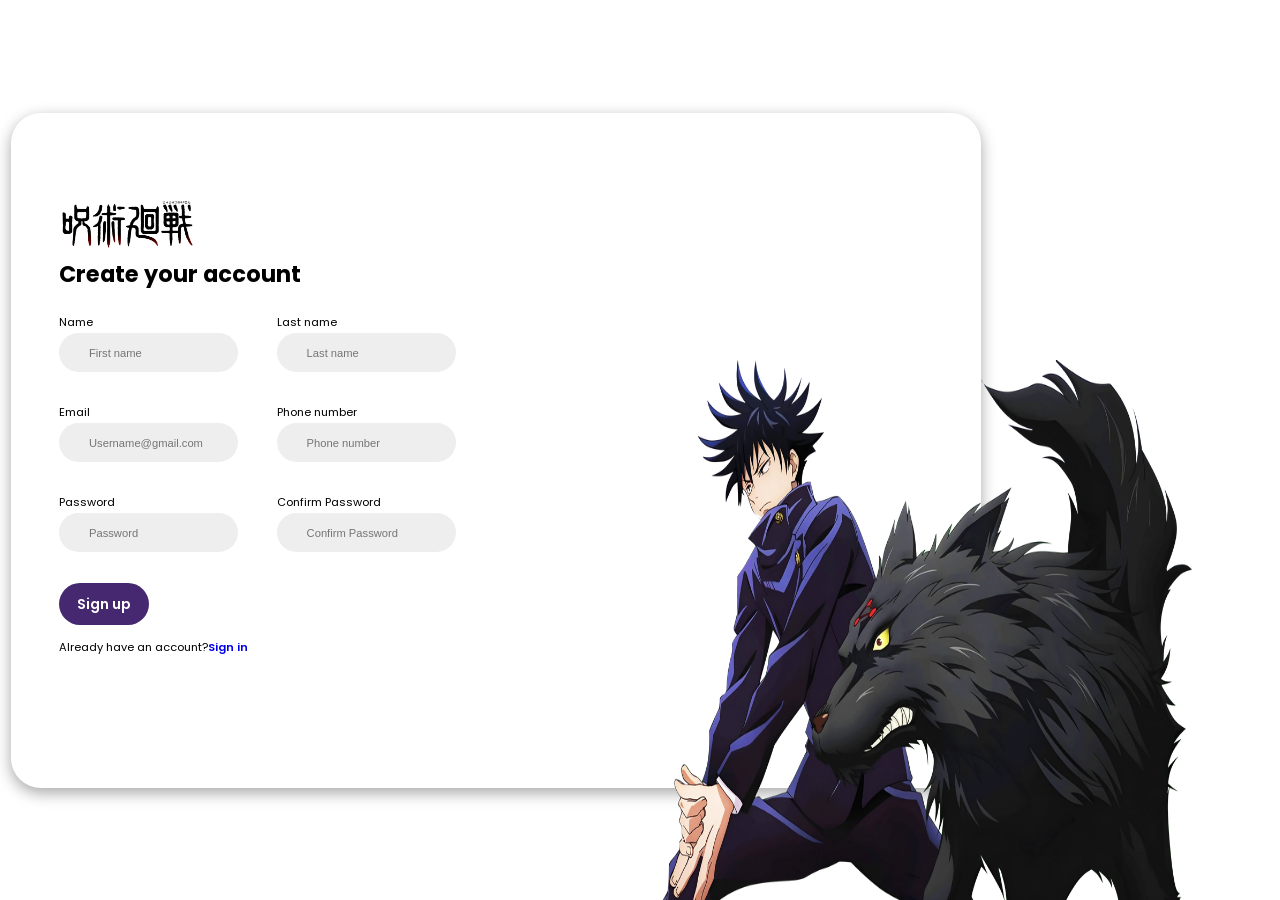
<file: register.html>
<!DOCTYPE html>
<html lang="en">
  <head>
    <meta charset="UTF-8">
    <meta name="viewport" content="width=device-width, initial-scale=1.0">
    <title>Registro</title>
    <link rel="stylesheet" href="register.css">
    <link rel="preconnect" href="https://fonts.googleapis.com">
    <link rel="preconnect" href="https://fonts.gstatic.com" crossorigin>
    <link href="https://fonts.googleapis.com/css2?family=Barlow+Condensed:ital,wght@0,100;0,200;0,300;0,400;0,500;0,600;0,700;0,800;0,900;1,100;1,200;1,300;1,400;1,500;1,600;1,700;1,800;1,900&family=Concert+One&family=Libre+Franklin:ital,wght@0,100..900;1,100..900&family=Montserrat:ital,wght@0,100..900;1,100..900&family=Pacifico&family=Poppins:ital,wght@0,100;0,200;0,300;0,400;0,500;0,600;0,700;0,800;0,900;1,100;1,200;1,300;1,400;1,500;1,600;1,700;1,800;1,900&family=Roboto:ital,wght@0,100;0,300;0,400;0,500;0,700;0,900;1,100;1,300;1,400;1,500;1,700;1,900&display=swap"
    rel="stylesheet">
  </head>
  <body>
    <section class="container">
      <section class="container__content">
        <div class="container__content__img">
          <a href="../index.html"><img id="container__content__img--logo" src="../web page jjk assets/logo and icons/logo jjk.png"  alt="logo"> </a>
        </div>
        <div class="container__content__title">
          <h1 id="tittle--createaccount">Create your account</h1>
        </div>
        <form id="registro">
          <div class="container__content__form">
            <div class="container__content__form__fullname">
              <div class="container__content__form--fullname--firstname">
                <label class="etiqueta">Name</label>
                <input class="input1" type="text" id="nombre" placeholder="First name" required>
              </div>
              <div class="container_content__form--fullname--lastname">
                <label class="etiqueta">Last name</label>
                <input class="input1" type="text" id="apellido" placeholder="Last name" required>
              </div>
            </div>
            <div class="container__content__form__contact">
              <div class="container__content__form--contact--email">
                <label class="etiqueta">Email</label>
                <input class="input1" type="email" id="correo" placeholder="Username@gmail.com" required>
              </div>
              <div class="container__content__form--contact--phonenumber">
                <label class="etiqueta">Phone number</label>
                <input class="input1" type="tel" id="telefono" placeholder="Phone number">
              </div>
            </div>
            <div class="container__content__form--passwords">
              <div class="container__content__form--passwords--password">
                <label class="etiqueta">Password</label>
                <input class="input1" type="password" id="contrasena" placeholder="Password" required>
              </div>
              <div class="container__content__form--passwords--repeatpassword">
                <label class="etiqueta">Confirm Password</label>
                <input class="input1" type="password" id="confirmarContrasena" placeholder="Confirm Password" required>
              </div>
            </div>
          </div>
          <div class="container__content__submit">
            <div class="container__content__submit--button">
              <input class="content__submit--button--signup" type="submit" value="Sign up">
            </div>
            <div class="container__content__submit--Sign">
              <span class="etiqueta">
                Already have an account?
                <a class="content__submit--Sign--href" href="./login.html">Sign in</a>
              </span>
            </div>
          </div>
        </form>
      </section>
    </section>
    <section class="container__ilustration">
      <img class="container__ilustration--img" src="../web page jjk assets/logo and icons/MegumiBig.png" alt="ilustration">
    </section>
    <script type="module" src="register.js"></script>
  </body>
</html>
</file>
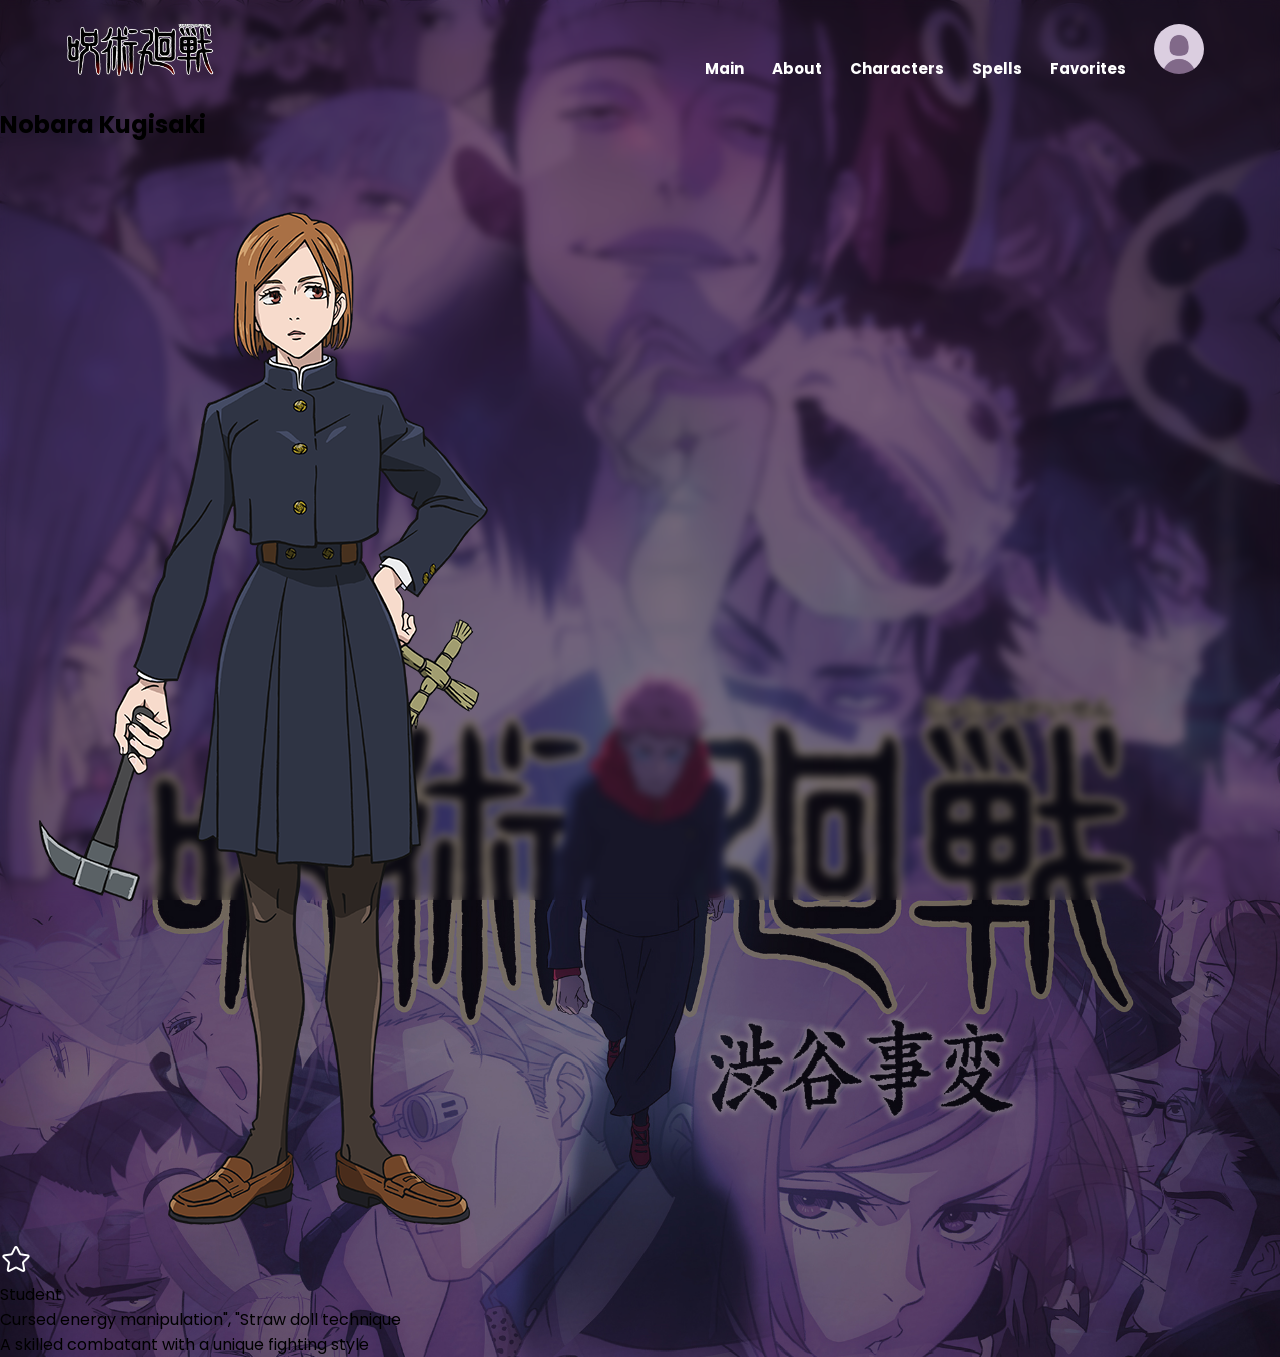
<file: character/Character_detail.html>
<!DOCTYPE html>
<html lang="es">
<head>
    <meta charset="UTF-8">
    <meta name="viewport" content="width=device-width, initial-scale=1.0">
    <link rel="stylesheet" href="Character_detail.css">
    <link rel="stylesheet" href="https://cdnjs.cloudflare.com/ajax/libs/font-awesome/6.0.0-beta3/css/all.min.css">
    <title>Página de Personaje</title>
    <link rel="preconnect" href="https://fonts.googleapis.com">
    <link rel="preconnect" href="https://fonts.gstatic.com" crossorigin>
    <link href="https://fonts.googleapis.com/css2?family=Barlow+Condensed:ital,wght@0,100;0,200;0,300;0,400;0,500;0,600;0,700;0,800;0,900;1,100;1,200;1,300;1,400;1,500;1,600;1,700;1,800;1,900&family=Concert+One&family=Libre+Franklin:ital,wght@0,100..900;1,100..900&family=Montserrat:ital,wght@0,100..900;1,100..900&family=Pacifico&family=Poppins:ital,wght@0,100;0,200;0,300;0,400;0,500;0,600;0,700;0,800;0,900;1,100;1,200;1,300;1,400;1,500;1,600;1,700;1,800;1,900&family=Roboto:ital,wght@0,100;0,300;0,400;0,500;0,700;0,900;1,100;1,300;1,400;1,500;1,700;1,900&display=swap" rel="stylesheet">
</head>
<body>

       

        <section class="nav__bar">
            <nav>
                <a href="../index.html"><img src="../web page jjk assets/fotos/logo jjk 1.png" ></a>
                <div class="nav-links">
                    <ul>
                        <li><a href="../index.html">Main</a></li>
                        <li><a href="../index.html">About</a></li>
                        <li><a href="../character/Characters.html">Characters</a></li>
                        <li><a href="../character/Characters.html">Spells</a></li>
                        <li><a href="../FAV/FAV.html">Favorites</a></li>
                        <li><a href="../user/userprofile.html"> <img src="../web page jjk assets/fotos/a777268f7701fbf12bdc2ed4175758d5.png"  class="usser" ></a></li>
                    </ul>
                </div>
            </nav>
        </section>
        <section class="title">
            <h1>Nobara Kugisaki</h1>

        </section>
        <section class="Container">
            <div class="Container__content">
                <div class="Container__content__Character"> 
                    
                    <div class="Container__content__Character--selected">
                        <img id="Character--fullbody" src="../web page jjk assets/characters/nobarafull.webp" alt="">
                    </div>
                   
                </div>
                <div class="Container__content__Character--background"> </div>
                
                <div class="Container__info">
                    <div class="Container__info--star">
                        <img src="../web page jjk assets/logo and icons/star (1).png" alt="fav star">
                    </div>
                    <div class="Container__info--text">
                        <p class="Container__info--occupation">Student</p>
                        <p class="Container__info--text--powers">Cursed energy manipulation", "Straw doll technique</p>
                        <p class="Container__info--description">A skilled combatant with a unique fighting style</p>
                    </div>
                    
                </div>
            </div>
        </section>
        
       

    
  
</body>
</html>
</file>
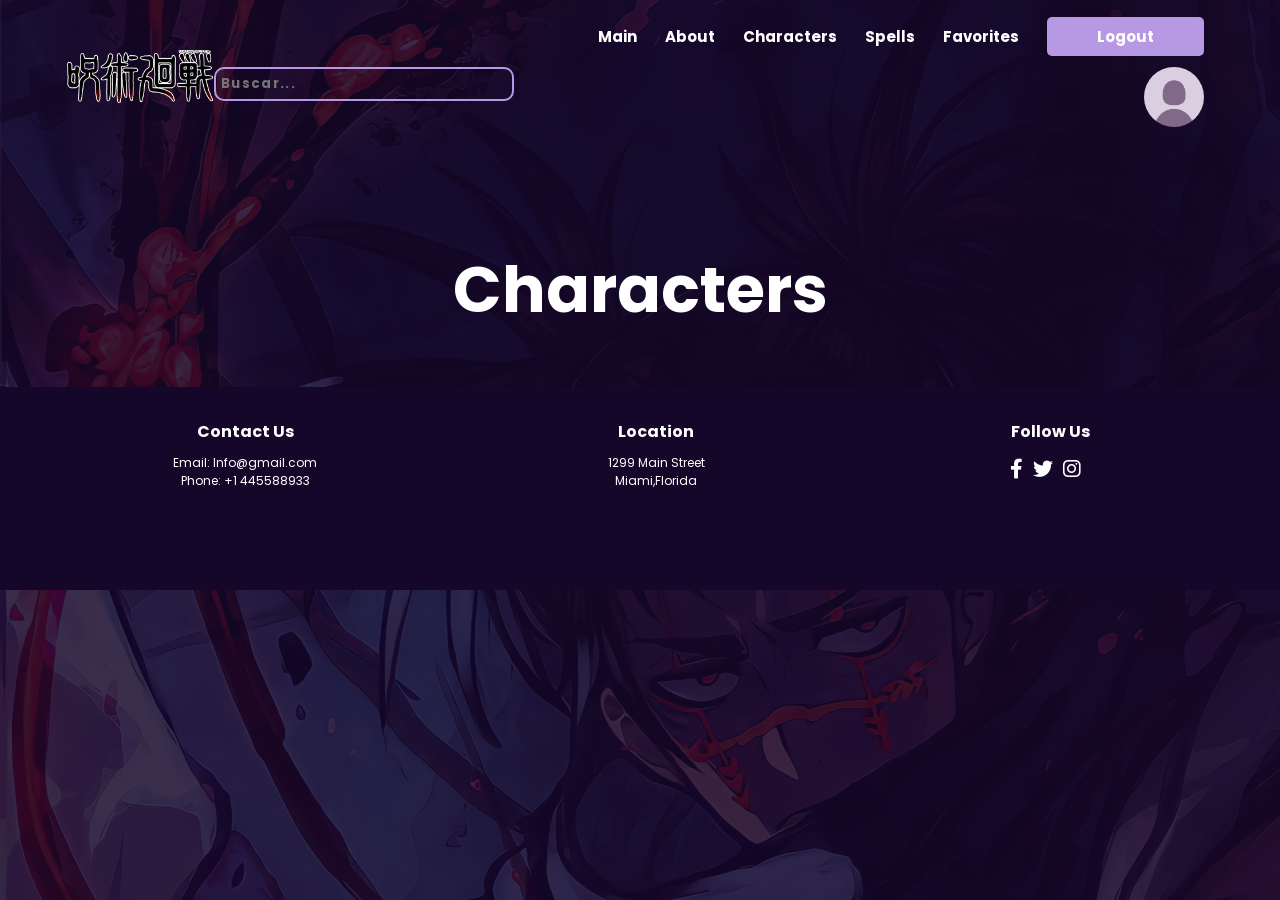
<file: character/Characters.html>
<!DOCTYPE html>
<html lang="en">
<head>
    <meta charset="UTF-8">
    <meta name="viewport" content="width=device-width, initial-scale=1.0">
    <link rel="stylesheet" href="characters.css">
    <link rel="stylesheet" href="https://cdnjs.cloudflare.com/ajax/libs/font-awesome/6.0.0-beta3/css/all.min.css">
    <title>Characters</title>
    <link rel="preconnect" href="https://fonts.googleapis.com">
    <link rel="preconnect" href="https://fonts.gstatic.com" crossorigin>
    <link href="https://fonts.googleapis.com/css2?family=Barlow+Condensed:ital,wght@0,100;0,200;0,300;0,400;0,500;0,600;0,700;0,800;0,900;1,100;1,200;1,300;1,400;1,500;1,600;1,700;1,800;1,900&family=Concert+One&family=Libre+Franklin:ital,wght@0,100..900;1,100..900&family=Montserrat:ital,wght@0,100..900;1,100..900&family=Pacifico&family=Poppins:ital,wght@0,100;0,200;0,300;0,400;0,500;0,600;0,700;0,800;0,900;1,100;1,200;1,300;1,400;1,500;1,600;1,700;1,800;1,900&family=Roboto:ital,wght@0,100;0,300;0,400;0,500;0,700;0,900;1,100;1,300;1,400;1,500;1,700;1,900&display=swap"
    rel="stylesheet">
</head>
<body>
    <section class="header">
        <nav>
            <a href="../index.html"><img src="../web page jjk assets/fotos/logo jjk 1.png" ></a>
            <div class="search-bar">
                <input type="text" placeholder="Buscar...">
            </div>
            <div class="nav-links">
                <div class="nav-bar">
                    <ul>
                        <li><a href="../index.html">Main</a></li>
                        <li><a href="../index.html">About</a></li>
                        <li><a href="../character/Characters.html">Characters</a></li>
                        <li><a href="../spells/spells.html">Spells</a></li>
                        <li><a href="../FAV/FAV.html">Favorites</a></li>
                        <li id="logoutButton"><a href="../login.html" class="btn3"> Logout</a></li>
                        <li><a href="../userprofile.html"> <img src="../web page jjk assets/fotos/a777268f7701fbf12bdc2ed4175758d5.png"  class="usser" ></a></li>
                        
                    </ul>
                </div>
            </div>
        </nav>
        <div class="text-box">
            <h1>Characters</h1>
        </div>
    </section>
    <section class="productos">
        <ul class="personajes-lista">
        </ul>  
    </section>
    <footer>
        <div class="footer-content">
            <div class="column">
                <div class="contact-us">
                    <h3>Contact Us</h3>
                    <p>Email: Info@gmail.com</p>
                    <p>Phone: +1 445588933</p>
                </div>
            </div>
            <div class="column">
                <div class="location">
                    <h3>Location</h3>
                    <p> 1299 Main Street</p>
                    <p>Miami,Florida</p>
                </div>
            </div>
            <div class="social-icons">
                <h3>Follow Us</h3>
                <div class="icons">
                    <a href="#"><i class="fab fa-facebook-f"></i></a>
                    <a href="#"><i class="fab fa-twitter"></i></a>
                    <a href="#"><i class="fab fa-instagram"></i></a>   
                </div>
            </div>
        </div>
    </footer>
   
</body>
<footer>
    <script src="characters.js" type="module"></script>
</footer>
</html>
</file>
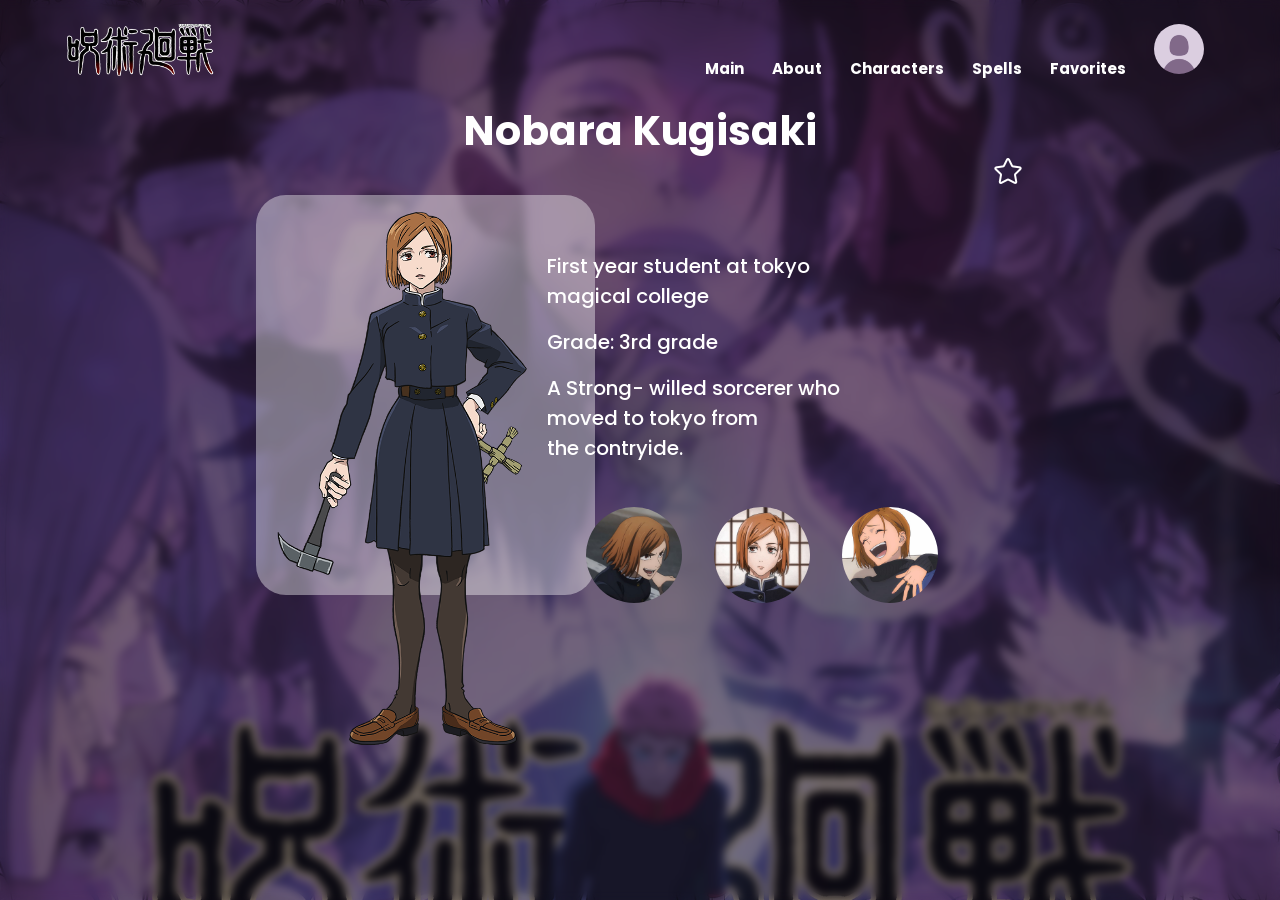
<file: character_detalle/Character_detail.html>
<!DOCTYPE html>
<html lang="es">
<head>
    <meta charset="UTF-8">
    <meta name="viewport" content="width=device-width, initial-scale=1.0">
    <link rel="stylesheet" href="Character_detail.css">
    <link rel="stylesheet" href="https://cdnjs.cloudflare.com/ajax/libs/font-awesome/6.0.0-beta3/css/all.min.css">
    <title>Página de Personaje</title>
    <link rel="preconnect" href="https://fonts.googleapis.com">
    <link rel="preconnect" href="https://fonts.gstatic.com" crossorigin>
    <link href="https://fonts.googleapis.com/css2?family=Barlow+Condensed:ital,wght@0,100;0,200;0,300;0,400;0,500;0,600;0,700;0,800;0,900;1,100;1,200;1,300;1,400;1,500;1,600;1,700;1,800;1,900&family=Concert+One&family=Libre+Franklin:ital,wght@0,100..900;1,100..900&family=Montserrat:ital,wght@0,100..900;1,100..900&family=Pacifico&family=Poppins:ital,wght@0,100;0,200;0,300;0,400;0,500;0,600;0,700;0,800;0,900;1,100;1,200;1,300;1,400;1,500;1,600;1,700;1,800;1,900&family=Roboto:ital,wght@0,100;0,300;0,400;0,500;0,700;0,900;1,100;1,300;1,400;1,500;1,700;1,900&display=swap" rel="stylesheet">
</head>
<body>

       

        <section class="nav__bar">
            <nav>
                <a href="../index.html"><img src="../web page jjk assets/fotos/logo jjk 1.png" ></a>
                <div class="nav-links">
                    <ul>
                        <li><a href="../index.html">Main</a></li>
                        <li><a href="../index.html">About</a></li>
                        <li><a href="../character/Characters.html">Characters</a></li>
                        <li><a href="../character/Characters.html">Spells</a></li>
                        <li><a href="../favorites/FAV.html">Favorites</a></li>
                        <li><a href="../user/userprofile.html"> <img src="../web page jjk assets/fotos/a777268f7701fbf12bdc2ed4175758d5.png"  class="usser" ></a></li>
                    </ul>
                </div>
            </nav>
        </section>
        <section class="title">
            <h1>Nobara Kugisaki</h1>

        </section>
        <section class="Container">
            <div class="Container__content">
                <div class="Container__content__Character"> 
                    
                    <div class="Container__content__Character--selected">
                        <img id="Character--fullbody" src="../web page jjk assets/characters/nobarafull.webp" alt="">
                    </div>
                   
                </div>
                <div class="Container__content__Character--background"> </div>
                
                <div class="Container__info">
                    <div class="Container__info--star">
                        <img src="../web page jjk assets/logo and icons/star (1).png" alt="fav star">
                    </div>
                    <div class="Container__info--text">
                        <p class="Container__info--text--p-sinspacing">First year student at  tokyo  <br> magical college</p>
                        <p class="Container__info--text--p">Grade: 3rd grade</p>
                        <p class="Container__info--text--p-sinspacing">A Strong- willed sorcerer who <br> moved to tokyo from <br> the contryide.</p>
                    </div>
                    <div class="Container__info--icons">
                        <img class="icons" src="../web page jjk assets/characters/Nobara-icon-1.jpg" alt="nobara icon1">
                        <img class="icons" src="../web page jjk assets/characters/Nobara-icon-2.jpg" alt="nobara icon2">
                        <img class="icons" src="../web page jjk assets/characters/Nobara-icon-3.jpg" alt="nobara icon3">
                    </div>
                </div>
            </div>
        </section>
        
       

    
  
</body>
</html>
</file>
<file: register.css>
* {
    margin:0;
    padding:0;
    box-sizing:border-box;
  }
  body {
    display:flex;
    align-items:center;
    justify-content:center;
    flex-direction:column;
    height:100vh;
    background-image:url(https://jujutsukaisen.jp/images/top_r/mv_re_new.jpg);
    background-repeat:no-repeat;
    background-size:cover;
  }
.container {
    display:flex;
    flex-direction:column;
    justify-content:center;
    align-items:flex-start;
    left:-9rem;
    position:relative;
    border-radius:1.875rem;
    box-shadow:0 5px 15px rgba(0,0,0,0.35);
    width:970PX;
    height:75vh;
    max-width:100%;
    min-height:480px;
    background-color:#fff;
  }
.container__content {
    margin-left:3rem;
    display:flex;
    flex-direction:column;
    justify-content:flex-start;
    align-items:flex-start;
    align-content:flex-start;
    width:500px;
    height:500px;
  }
.container__content__img {
    display:flex;
    flex-direction:column;
    justify-content:center;
    align-items:flex-start;
    align-content:center;
    width:100%;
    height:8vh;
  }
#container__content__img--logo {
    display:flex;
    flex-direction:column;
    align-items:flex-start;
    justify-content:flex-start;
    width:15vh;
    height:auto;
  }
.container__content__title {
    margin-top:0.5rem;
    margin-bottom:0.5rem;
    display:flex;
    flex-direction:column;
    justify-content:flex-start;
    align-items:flex-start;
    align-content:flex-start;
    width:100%;
    height:6vh;
  }
#tittle--createaccount {
    font-size:1.4rem;
    font-family:"Poppins",sans-serif;
    font-weight:700;
    font-style:normal;
    display:flex;
    flex-direction:column;
    align-items:flex-start;
    justify-content:flex-start;
  }
.container__content__socials {
    display:flex;
    flex-direction:row;
    justify-content:flex-start;
    align-items:flex-start;
    align-content:center;
    width:100%;
    height:8vh;
  }
.container__content__social--button {
    font-family:"Poppins",sans-serif;
    font-style:normal;
    background-color:#eee;
    border:none;
    margin:0.125rem 0;
    padding:0.75rem 1.875rem;
    font-size:0.6rem;
    border-radius:1.875rem;
    outline:none;
    font-size:0.7rem;
    display:flex;
    flex-direction:row;
    align-items:center;
    justify-content:center;
    width:14vw;
    height:4.5vh;
    gap:0.3rem;
  }
.social--button--icon {
    padding:8rem,4rem;
    padding:auto;
    border:none;
    border-radius:20%;
    display:inline-flex;
    justify-content:center;
    align-items:center;
    margin:0 0.188rem;
    width:1.18vw;
    height:2.125vh;
  }
.container__content__social--Google {
    display:flex;
    flex-direction:column;
    justify-content:center;
    align-items:flex-start;
    align-content:center;
    width:17vw;
    height:100%;
    gap:0.5rem;
  }
.container_content_social-facebook {
    display:flex;
    flex-direction:column;
    justify-content:center;
    align-items:flex-start;
    align-content:center;
    width:17vw;
    height:100%;
  }
.container__content__otherforms {
    display:flex;
    flex-direction:column;
    justify-content:flex-start;
    align-items:flex-start;
    align-content:center;
    width:100%;
    height:3.1vh;
  }
.container__content__otherforms--text{
    display:flex;
    flex-direction:column;
    justify-content:center;
    align-items:center;
    align-content:center;
    width:100%;
    height:3vh;
  }
.container__content__otherforms--text--p {
    display:flex;
    flex-direction:column;
    justify-content:center;
    font-size:0.7rem;
    font-family:"Poppins",sans-serif;
    font-weight:600;
    font-style:normal;
  }
.container__content__otherforms--outline {
    margin-top:0.2rem;
    bottom:0;
    left:0;
    width:100%;
    height:0.2vh;
    background-color:#eee;
  }
.container__content__form {
    display:flex;
    flex-direction:column;
    justify-content:flex-start;
    align-items:flex-start;
    align-content:center;
    width:100%;
    height:30vh;
  }
.container__content__form__fullname {
    display:flex;
    flex-direction:row;
    justify-content:flex-start;
    align-items:flex-start;
    align-content:flex-start;
    width:100%;
    height:10vh;
  }
.etiqueta {
    display:flex;
    font-family:"Poppins",sans-serif;
    font-weight:400;
    font-style:normal;
    font-size:0.7rem;
  }
.input1 {
    background-color:#eee;
    border:none;
    margin:0.125rem 0;
    padding:0.75rem 1.875rem;
    font-size:0.813rem;
    border-radius:1.875rem;
    outline:none;
    font-size:0.7rem;
    display:flex;
    flex-direction:column;
    align-items:flex-start;
    justify-content:flex-start;
    width:14vw;
    height:4.3vh;
  }
.container__content__form--fullname--firstname{
    display:flex;
    flex-direction:column;
    justify-content:center;
    align-items:flex-start;
    align-content:center;
    width:17vw;
    height:100%;
  }
  .container_content__form--fullname--lastname {
    display:flex;
    flex-direction:column;
    justify-content:center;
    align-items:flex-start;
    align-content:center;
    width:17vw;
    height:100%;
  }
  .container__content__form__contact {
    display:flex;
    flex-direction:row;
    justify-content:flex-start;
    align-items:flex-start;
    align-content:flex-start;
    width:100%;
    height:10vh;
  }
  .container__content__form--contact--email {
    display:flex;
    flex-direction:column;
    justify-content:center;
    align-items:flex-start;
    align-content:center;
    width:17vw;
    height:100%;
  }
  .container__content__form--contact--phonenumber {
    display:flex;
    flex-direction:column;
    justify-content:center;
    align-items:flex-start;
    align-content:center;
    width:17vw;
    height:100%;
  }
  .container__content__form--passwords {
    display:flex;
    flex-direction:row;
    justify-content:flex-start;
    align-items:flex-start;
    align-content:flex-start;
    width:100%;
    height:10vh;
  }
  .container__content__form--passwords--password {
    display:flex;
    flex-direction:column;
    justify-content:center;
    align-items:flex-start;
    align-content:center;
    width:17vw;
    height:100%;
  }
  .container__content__form--passwords--repeatpassword{
    display:flex;
    flex-direction:column;
    justify-content:center;
    align-items:flex-start;
    align-content:center;
    width:17vw;
    height:100%;
  }
  .container__content__form__gender {
    display:flex;
    flex-direction:row;
    justify-content:flex-start;
    align-items:flex-start;
    align-content:center;
    width:100%;
    height:8vh;
  }
  .container__content__form__gender--male {
    display:flex;
    flex-direction:row;
    justify-content:flex-start;
    align-items:center;
    align-content:center;
    width:6vw;
    height:100%;
    gap:0.3rem;
  }
  .gender--btn--unselected {
    border:solid;
    height:10px;
    width:10px;
    background-color:#6c6c6c;
    border-radius:60%;
    border:0.125rem solid;
    color:#c8c7c7;
  }
  .gender--btn--unselected {
    border:solid;
    height:1.25vh;
    width:0.69vw;
    border-radius:60%;
    border:0.125rem solid;
    color:#c8c7c7;
    background-color:#c8c7c7;
  }
  .btn--label {
    display:flex;
    font-family:"Poppins",sans-serif;
    font-weight:400;
    font-style:normal;
    font-size:0.7rem;
  }
  .container__content__form__gender--female {
    display:flex;
    flex-direction:row;
    justify-content:flex-start;
    align-items:center;
    align-content:center;
    width:6vw;
    height:100%;
    gap:0.3rem;
  }
  .container__content__form__gender--other {
    display:flex;
    flex-direction:row;
    justify-content:flex-start;
    align-items:center;
    align-content:center;
    width:6vw;
    height:100%;
    gap:0.3rem;
  }
  .container__content__submit {
    display:flex;
    flex-direction:column;
    justify-content:flex-start;
    align-items:flex-start;
    align-content:center;
    width:100%;
    height:18vh;
  }
  .container__content__submit--button {
    margin-top:0.5rem;
    display:flex;
    flex-direction:column;
    justify-content:center;
    align-items:flex-start;
    align-content:center;
    width:100%;
    height:6vh;
  }
  .container__content__submit--Sign {
    margin-top:0.5rem;
    display:flex;
    flex-direction:column;
    justify-content:flex-start;
    align-items:flex-start;
    align-content:center;
    width:100%;
    height:3vh;
  }
  .content__submit--button--signup {
    color:#fff;
    background-color:#452870;
    border:none;
    margin:0.125rem 0;
    border-radius:1.875rem;
    outline:none;
    font-family:"Poppins",sans-serif;
    font-weight:600;
    font-style:normal;
    font-size:0.875rem;
    display:flex;
    flex-direction:column;
    align-items:center;
    justify-content:center;
    width:7vw;
    height:4.7vh;
  }
  .content__submit--Sign--href {
    display:flex;
    font-family:"Poppins",sans-serif;
    font-weight:600;
    font-style:normal;
    font-size:0.7rem;
    text-decoration:none;
  }
  .container__ilustration {
    position:absolute;
    display:flex;
    flex-direction:column;
    justify-content:flex-end;
    align-items:flex-end;
    align-content:flex-end;
    left:43rem;
    width:40vw;
    height:100%;
  }
  .container__ilustration--img {
    width:50vw;
    height:60vh;
  }
</file>
<file: character/Character_detail.css>
* {
  margin: 0;
  padding: 0;
  box-sizing: border-box;
  font-family: "Poppins", sans-serif;
  font-style: normal;
}

body {
  flex-direction: column;
  align-items: center;
  justify-content: flex-start;

  height: 100vh;
  background-image: url(../BACKGROUND_LOWOPACITY_Mesa\ de\ trabajo\ 1.jpg);
  backdrop-filter: blur(4px);
  background-repeat: no-repeat;
  background-size: cover;
  flex-direction: column;
}


nav {
  display: flex;
  padding: 1rem 4rem;
  justify-content: space-between;
  align-items: center;
}
nav img {
  width: 150px;
}
.nav-links {
  flex: 1;
  text-align: right;
}
.nav-links ul li {
  list-style: none;
  display: inline-block;
  padding: 0.5rem 0.75rem;
  position: relative;
}
.nav-links ul li a {
  color: white;
  text-decoration: none;
  font-size: 0.938rem;
  font-weight: bold;
}
.nav-links ul li::after {
  content: "";
  width: 0%;
  height: 0.2vh;
  background: rgba(15, 188, 221, 1);
  display: block;
  margin: auto;
  transition: 0.5s;
}

.nav-links ul li:hover::after {
  width: 100%;
  transition: 0.5s;
}

.usser {
  width: 50px;
  border-radius: 5rem;
}

.character-details {
  display: flex;
  justify-content: center;
  align-items: center;
  height: 100vh;
  font-family: Arial, sans-serif;
}

.character-card {
  display: flex;
  max-width: 800px;
  background-color: #fff;
  border-radius: 10px;
  box-shadow: 0 0 10px rgba(0, 0, 0, 0.1);
}

.character-image {
  flex: 1;
  padding: 20px;
}

.character-image img {
  max-width: 100%;
  height: auto;
  border-radius: 10px;
}

.character-info {
  flex: 2;
  padding: 20px;
}

.character-info h1 {
  font-size: 2rem;
  margin-bottom: 10px;
}

.character-info p {
  font-size: 1.2rem;
  margin-bottom: 8px;
}
</file>
<file: character/characters.css>
* {
  margin: 0;
  padding: 0;
  box-sizing: border-box;
  font-family: "Poppins", sans-serif;
}


body {
  height: 100vh;
  background-image: url("../Frame 4.png"); 
  background-repeat: no-repeat;
  background-size:auto;
  font-style: normal; 
}

.headersearch-bar{
  display: flex;
  justify-content: center;
}
nav {
  display: flex;
  padding: 1rem 4rem;
  justify-content: space-between;
  align-items: center;
}

nav img {
  width: 150px;
}

.nav-links {
  flex: 1;
  text-align: right;
}

.nav-links ul {
  list-style: none;
  display: inline-block; 
}

.nav-links ul li {
  display: inline-block;
  padding: 0.5rem 0.75rem;
  position: relative;
}

.nav-links ul li a {
  color: white;
  text-decoration: none;
  font-size: 0.938rem;
  font-weight: bold;
}

.nav-links ul li::after {
  content: '';
  width: 0%;
  height: 2px;
  background: rgba(15, 188, 221, 1);
  display: block;
  margin: auto;
  transition: width 0.5s;
}

.nav-links ul li:hover::after {
  width: 100%;
  transition: 0.5s;
}

.usser {
  width: 60px;
  border-radius: 50%; 
}
.btn3 {
  background-color: rgba(183, 152, 226, 1);
  border: none;
  color: white;
  padding: 0.563rem 3.125rem;
  text-align: center;
  text-decoration: none;
  font-size: 0.938rem;
  font-weight: bold;
  border-radius: 0.313rem;
  cursor: pointer;
  transition: background-color 0.3s ease;
}
.btn3:hover {
  background-color: #333;
}

.search-bar {
  border: 2px solid rgba(181, 153, 226, 1);
  border-radius: 10px;
  background-color: transparent; 
  margin-top: 0.5rem; 
  width: 18.75rem; 
  display: flex; 
  justify-content: flex-end;
  padding: 0.313rem; 
}

.search-bar input {
  flex: 1; 
  outline: none;
  border: none;
  background: transparent; 
  color: rgba(181, 153, 226, 1); 
  font-weight: bold;
  letter-spacing: 0.1em;
}


.text-box h1 {
  color: white;
  font-size: 4rem;
  width: 30rem;
  position: relative;
  padding: 0.125rem;
  text-align: center;
  margin: 5rem auto 3rem auto;
  text-decoration: none;
}

.productos {
  text-align: center;
  color: white;
  width: 100%;
  max-width: 1000px;
  margin: 0 auto;
}

.productos ul {
  list-style: none;
  padding: 0;
  display: flex;
  flex-wrap: wrap;
  justify-content: center;
}

.productos li.productos__producto {
  width: 15.625rem;
  margin: 0.625rem;
  margin-bottom: 4rem;
  padding: 1.25rem;
  border-radius: 0.625rem;
  background-color: rgba(12, 2, 28, 0.4); /* Se corrigió el valor de la opacidad */
  box-shadow: 5px 7px 15px rgba(181, 153, 226, 1);
  text-align: center;
  transition: transform 0.6s ease;
}

.productos li.productos__producto:hover {
  transform: translateY(-20px);
}

.productos li.productos__producto img {
  border-radius: 0.625rem;
  height: 9.375rem;
  object-fit: cover;
  cursor: pointer;
}

.productos li.productos__producto h2 {
  color: white;
  font-size: 1rem;
  margin-top: 0.625rem;
  margin-bottom: 0.313rem;
  text-decoration: none;
  text-decoration-color: none;
}

.add-button {
  background-color: rgb(162, 162, 162);
  color: white; 
  border: none; 
  padding: 1px 10px;
  text-align: center; 
  text-decoration: none; 
  display: inline-block; 
  font-size: 16px; 
  margin: 4px 2px; 
  cursor: pointer; 
  border-radius: 4px; 
}

.add-button:hover {
  background-color: goldenrod; 
}


/* Estilos para el footer */
footer {
  background-color: rgba(20, 7, 41, 1);
  padding: 2rem;
  text-align: center;
}

.footer-content {
  display: flex;
  justify-content: space-around;
  max-width: 75rem;
  margin: 0 auto;
}

.column {
  flex: 1;
  padding: 0 1rem;
}

.contact-us,
.location,
.social-icons {
  flex: 1;
}

.contact-us h3,
.location h3,
.social-icons h3 {
  color: white;
  font-size: 1rem;
  margin-bottom: 0.625rem;
}

.contact-us p,
.location p {
  color: white;
  font-size: 0.75rem;
  margin: 0;
}

.social-icons .icons {
  display: flex;
  justify-content: center;
  margin-bottom: 0.625rem;
}

.social-icons .icons a {
  display: inline-block;
  margin-right: 0.625rem;
  color: white;
  font-size: 1.25rem;
  transition: color 0.3s;
}

.social-icons .icons a:hover {
  color: blueviolet;
}
</file>
<file: character_detalle/Character_detail.css>
* {
  margin: 0;
  padding: 0;
  box-sizing: border-box;
  font-family: "Poppins", sans-serif;
  font-style: normal;
}

body {
  flex-direction: column;
  align-items: center;
  justify-content: flex-start;

  height: 100vh;
  background-image: url(../BACKGROUND_LOWOPACITY_Mesa\ de\ trabajo\ 1.jpg);
  backdrop-filter: blur(4px);
  background-repeat: no-repeat;
  background-size: cover;
  flex-direction: column;
}


nav {
  display: flex;
  padding: 1rem 4rem;
  justify-content: space-between;
  align-items: center;
}
nav img {
  width: 150px;
}
.nav-links {
  flex: 1;
  text-align: right;
}
.nav-links ul li {
  list-style: none;
  display: inline-block;
  padding: 0.5rem 0.75rem;
  position: relative;
}
.nav-links ul li a {
  color: white;
  text-decoration: none;
  font-size: 0.938rem;
  font-weight: bold;
}
.nav-links ul li::after {
  content: "";
  width: 0%;
  height: 0.2vh;
  background: rgba(15, 188, 221, 1);
  display: block;
  margin: auto;
  transition: 0.5s;
}

.nav-links ul li:hover::after {
  width: 100%;
  transition: 0.5s;
}

.usser {
  width: 50px;
  border-radius: 5rem;
}

.title {
  width: 100%;
  height: 3rem;
  display: flex;
  align-items: center;
  justify-content: center;
  font-size: 1.7rem;
  font-family: "Poppins", sans-serif;
  font-weight: 500;
  font-style: normal;
  color: #ffffff;
}
.Container {
  height: 37rem;
  width: 100%;

  display: flex;
  align-content: center;
  justify-content: center;
}
.Container__content {
  height: 100%;
  width: 60%;

  display: flex;
  flex-direction: row;
}
.Container__content__Character {
  width: 25%;
  height: 100%;

  display: flex;
  align-items: flex-start;
  justify-content: flex-start;
  flex-direction: column;
}

.Container__content__Character--selected {
  position: absolute;

  width: 21.2rem;
  height: 30rem;
  margin-top: 1.25rem;
}
#Character--fullbody {
  width: 26rem;
  height: 36rem;
}
.Container__content__Character--background {
  position: absolute;
  width: 21.2rem;
  height: 25rem;

  border-radius: 1.875rem;
  display: flex;
  margin-top: 2.5rem;

  background-color: #ffffff;
  opacity: 40%;
  z-index: -2;
}
.Container__info {
  height: 100%;
  width: 35rem;

  margin-left: 10rem;
}
.Container__info--star {
  height: 2rem;
  width: 2rem;
  margin-left: 30.8rem;
  display: flex;
  align-items: flex-end;
  justify-content: flex-end;
}
.Container__info--text {
  margin-top: 4rem;
  margin-left: 1, 5rem;
  padding-left: 3rem;

  height: 4rem;
  width: 100%;
}
.Container__info--text--p {
  font-family: "Poppins", sans-serif;
  font-weight: 500;
  font-style: normal;
  font-size: 1.25rem;
  text-align: flex-end;
  color: #ffffff;
  line-height: 2.3em;
  margin-bottom: 0.5rem;
  margin-top: 0.5rem;
}
.Container__info--text--p-sinspacing {
  font-family: "Poppins", sans-serif;
  font-weight: 500;
  font-style: normal;
  font-size: 1.25rem;
  text-align: flex-end;
  color: #ffffff;
}
.Container__info--icons {
  display: flex;
  align-content: center;
  align-items: center;
  justify-content: center;
  gap: 2rem;
  margin-top: 12rem;
}
.icons {
  border-radius: 50%;
  height: 6rem;
  width: 6rem;
  background-position: center center;
  justify-content: center; /* Centra horizontalmente */
  align-items: center; /* Centra verticalmente */
  overflow: hidden;
}
</file>
